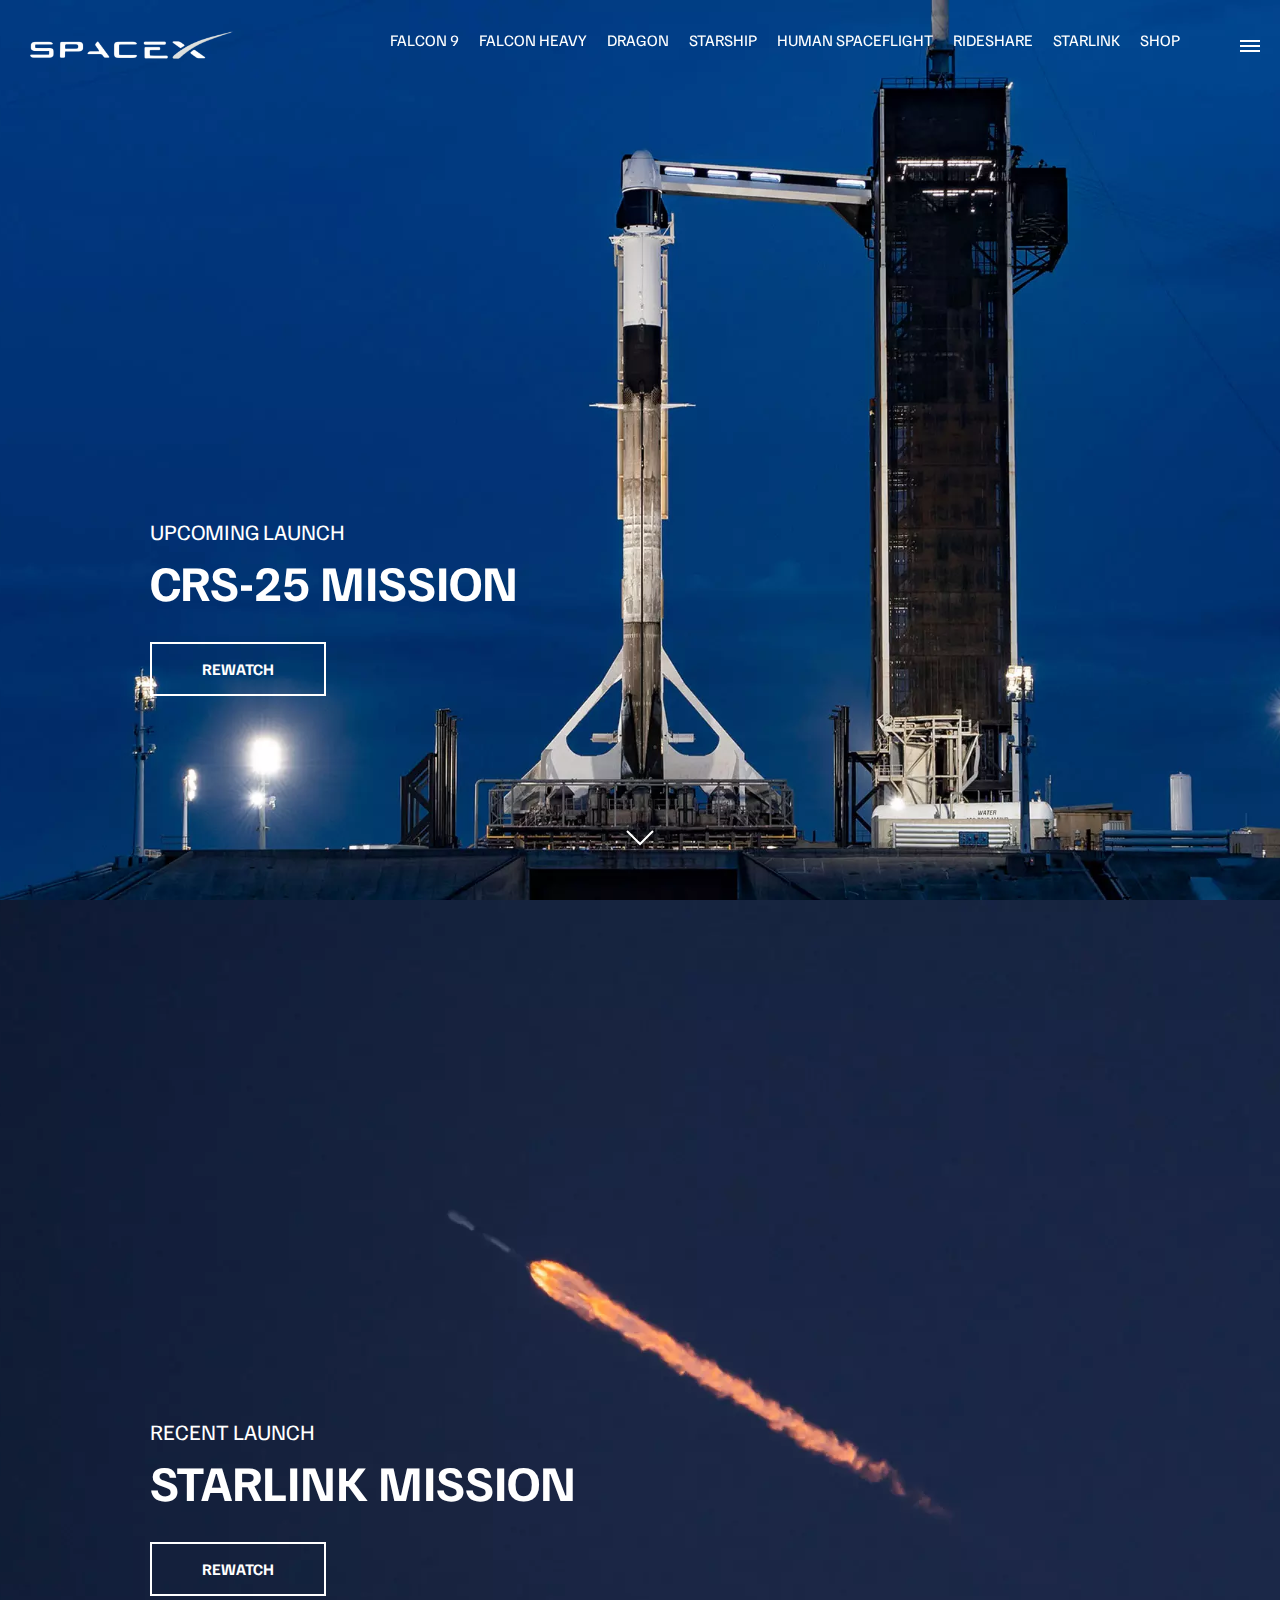
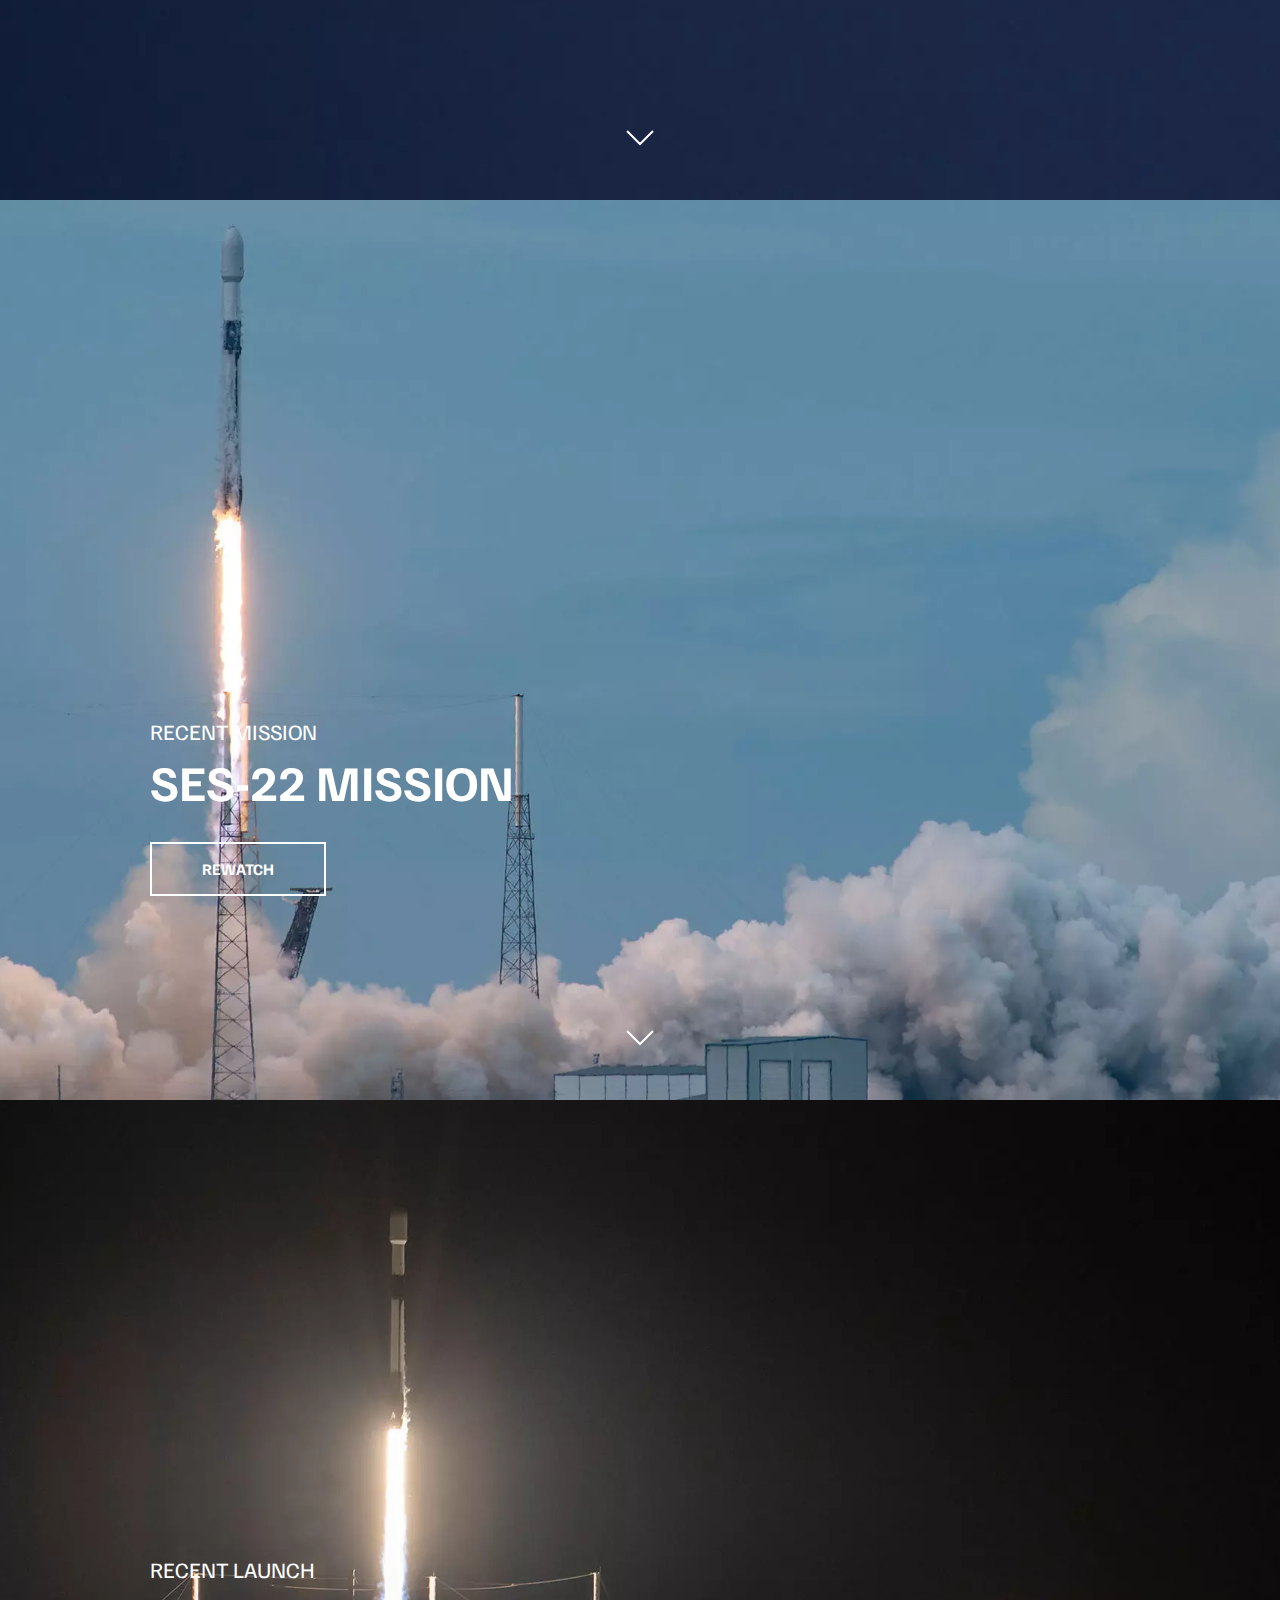
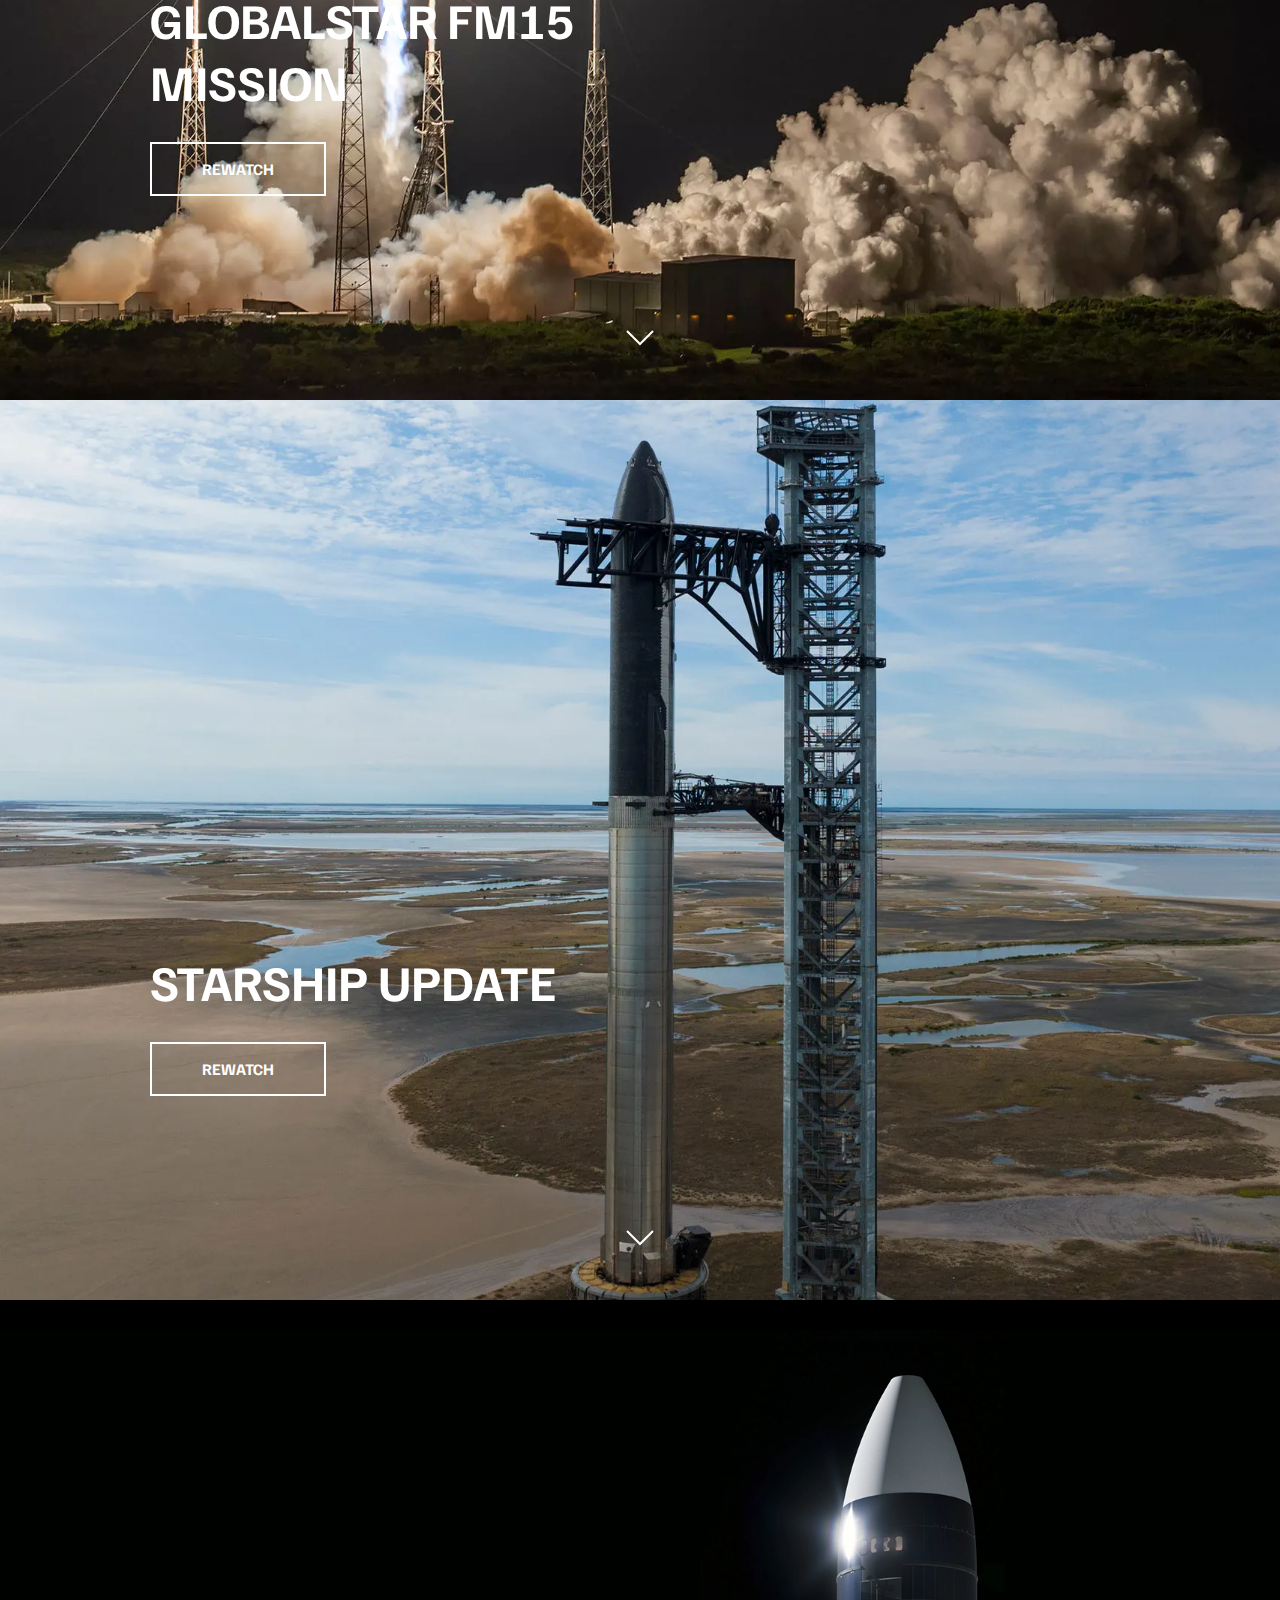
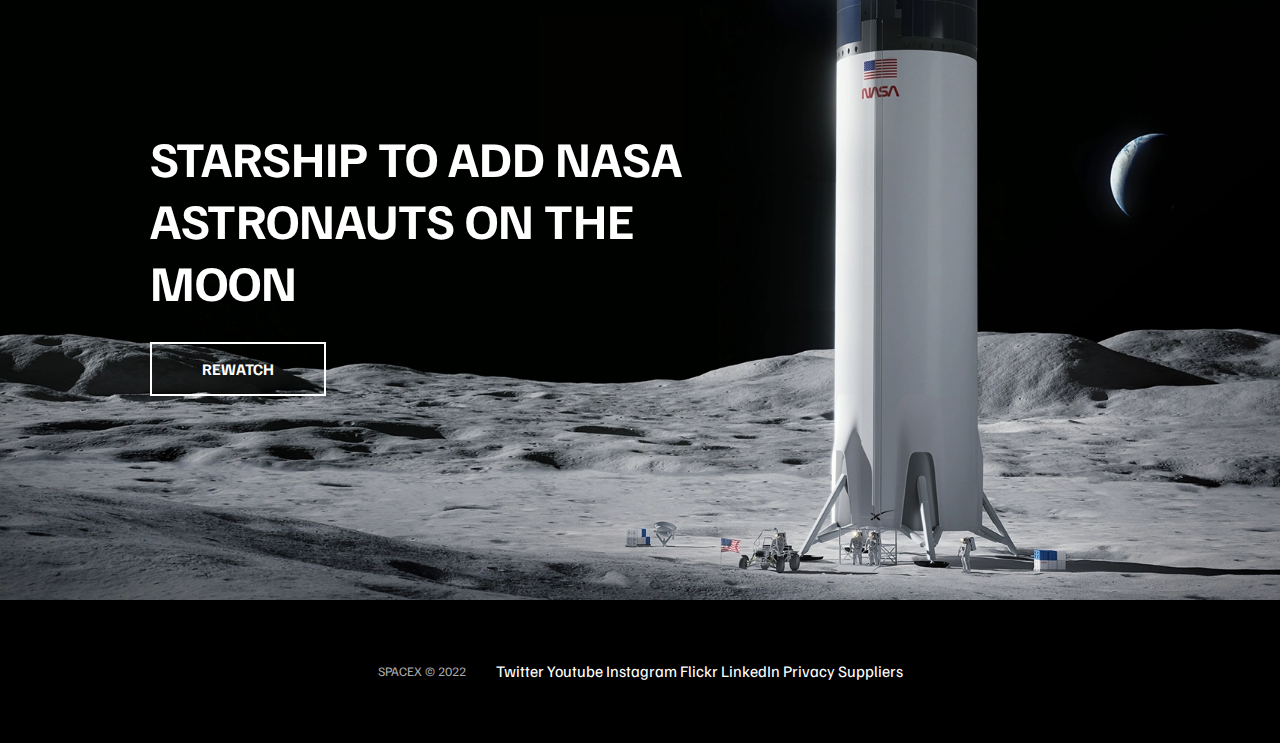
<file: index.html>
<!DOCTYPE html>
<html lang="en">
<head>
    <meta charset="UTF-8">
    <meta http-equiv="X-UA-Compatible" content="IE=edge">
    <meta name="viewport" content="width=device-width, initial-scale=1.0">
    <link rel="stylesheet" href="css/styles.css">
    <script src="js/script.js" defer></script>
    <title>SpaceX</title>
</head>
<body>
    <div id="overlay">
        <div id="mobile-menu" class="mobile-main-menu">
            <ul>
                <li><a href="#">Missions</a></li>
                <li><a href="#">Launches</a></li>
                <li><a href="#">Careers</a></li>
                <li><a href="#">Updates</a></li>
                <li><a href="#">Shop</a></li>

                <li class="mobile-only"><a href="falcon9.html">Falcon 9</a></li>
                <li class="mobile-only">
                    <a href="falcon-heavy.html">Falcon Heavy</a>
                </li>
                <li class="mobile-only"><a href="dragon.html">Dragon</a></li>
                <li class="mobile-only"><a href="#">Starship</a></li>
                <li class="mobile-only"><a href="#">Human Spaceflight</a></li>
                <li class="mobile-only"><a href="#">Rideshare</a></li>
                <li class="mobile-only"><a href="#">Starlink</a></li>
            </ul>
        </div>
        <header class="main-header">
            <div class="logo">
                <a href="index.html">
                    <img src="assets/logo.png" alt="SpaceX">
                </a>
            </div>
            <nav class="desktop-main-menu">
                <ul>
                    <li><a href="falcon9.html">Falcon 9</a></li>
                    <li><a href="falcon-heavy-html">Falcon Heavy</a></li>
                    <li><a href="dragon.html">Dragon</a></li>
                    <li><a href="#">Starship</a></li>
                    <li><a href="#">Human Spaceflight</a></li>
                    <li><a href="#">Rideshare</a></li>
                    <li><a href="#">Starlink</a></li>
                    <li><a href="#">Shop</a></li>
                </ul>
            </nav>
        </header>

        <!-- Hamburger menu -->
        <button id="menu-btn" class="hamburger" type="button">
            <span class="hamburger-top"></span>
            <span class="hamburger-middle"></span>
            <span class="hamburger-bottom"></span>
        </button>

<!-- Section A -->
<section class="section-a">
    <div class="section-inner">
      <h4>Upcoming Launch</h4>
      <h2>CRS-25 Mission</h2>
      <a href="#" class="btn">
        <div class="hover"></div>
        <span>Rewatch</span>
      </a>
    </div>

    <div class="scroll-arrow">
      <svg width="30px" height="20px">
        <path
          stroke="#ffffff"
          fill="none"
          stroke-width="2px"
          d="M2.000,5.000 L15.000,18.000 L28.000,5.000 "
        ></path>
      </svg>
    </div>
  </section>

  <!-- Section B -->
  <section class="section-b">
    <div class="section-inner">
      <h4>Recent Launch</h4>
      <h2>Starlink Mission</h2>
      <a href="#" class="btn">
        <div class="hover"></div>
        <span>Rewatch</span>
      </a>
    </div>

    <div class="scroll-arrow">
      <svg width="30px" height="20px">
        <path
          stroke="#ffffff"
          fill="none"
          stroke-width="2px"
          d="M2.000,5.000 L15.000,18.000 L28.000,5.000 "
        ></path>
      </svg>
    </div>
  </section>

  <!-- Section C -->
  <section class="section-c">
    <div class="section-inner">
      <h4>Recent Mission</h4>
      <h2>SES-22 Mission</h2>
      <a href="#" class="btn">
        <div class="hover"></div>
        <span>Rewatch</span>
      </a>
    </div>

    <div class="scroll-arrow">
      <svg width="30px" height="20px">
        <path
          stroke="#ffffff"
          fill="none"
          stroke-width="2px"
          d="M2.000,5.000 L15.000,18.000 L28.000,5.000 "
        ></path>
      </svg>
    </div>
  </section>

  <!-- Section D -->
  <section class="section-d">
    <div class="section-inner">
      <h4>Recent Launch</h4>
      <h2>Globalstar FM15 Mission</h2>
      <a href="#" class="btn">
        <div class="hover"></div>
        <span>Rewatch</span>
      </a>
    </div>

    <div class="scroll-arrow">
      <svg width="30px" height="20px">
        <path
          stroke="#ffffff"
          fill="none"
          stroke-width="2px"
          d="M2.000,5.000 L15.000,18.000 L28.000,5.000 "
        ></path>
      </svg>
    </div>
  </section>

  <!-- Section E -->
  <section class="section-e">
    <div class="section-inner">
      <h2>Starship Update</h2>
      <a href="#" class="btn">
        <div class="hover"></div>
        <span>Rewatch</span>
      </a>
    </div>

    <div class="scroll-arrow">
      <svg width="30px" height="20px">
        <path
          stroke="#ffffff"
          fill="none"
          stroke-width="2px"
          d="M2.000,5.000 L15.000,18.000 L28.000,5.000 "
        ></path>
      </svg>
    </div>
  </section>

  <!-- Section F -->
  <section class="section-f">
    <div class="section-inner">
      <h2>Starship to add NASA astronauts on the moon</h2>
      <a href="#" class="btn">
        <div class="hover"></div>
        <span>Rewatch</span>
      </a>
    </div>
  </section>

  <footer>
    <ul>
        <li>SpaceX &copy; 2022</li>
        <li<a href="#">Twitter</a></li>
        <li<a href="#">Youtube</a></li>
        <li<a href="#">Instagram</a></li>
        <li<a href="#">Flickr</a></li>
        <li<a href="#">LinkedIn</a></li>
        <li<a href="#">Privacy</a></li>
        <li<a href="#">Suppliers</a></li>
    </ul>
  </footer>
</body>
</html>
</file>
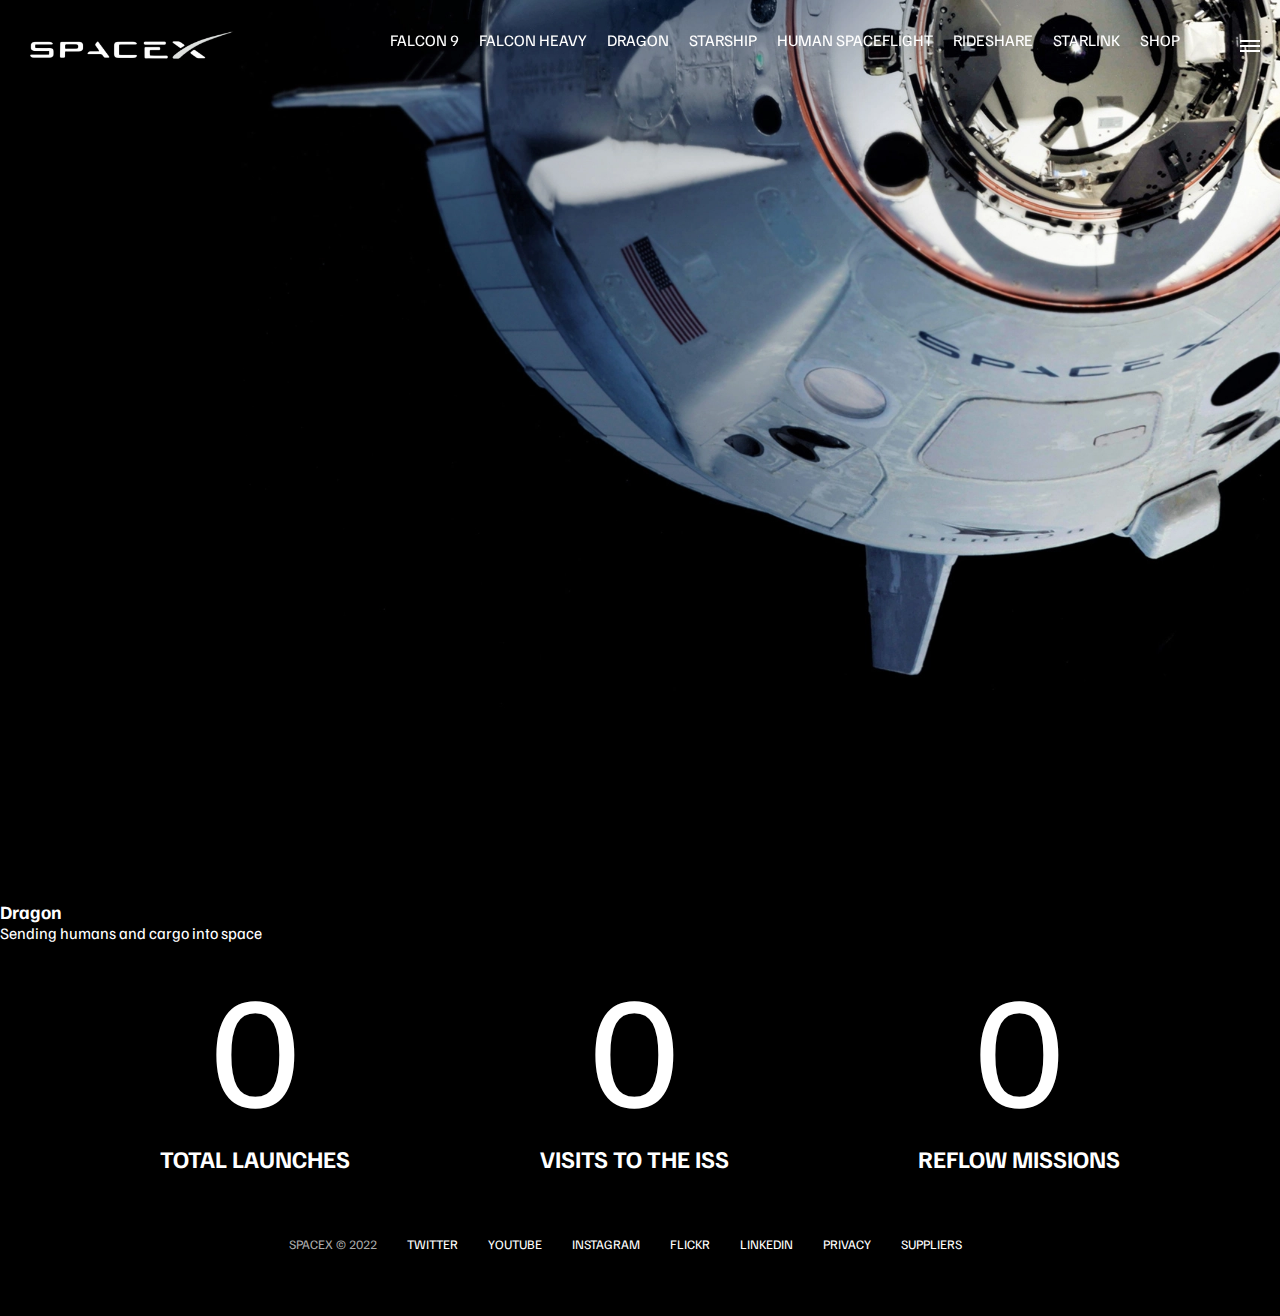
<file: falcon-heavy.html>
<!DOCTYPE html>
<html lang="en">
  <head>
    <meta charset="UTF-8" />
    <meta http-equiv="X-UA-Compatible" content="IE=edge" />
    <meta name="viewport" content="width=device-width, initial-scale=1.0" />
    <link rel="stylesheet" href="css/styles.css" />
    <script src="js/script.js" defer></script>
    <title>SpaceX - Dragon</title>
  </head>
  <body>
    <div id="overlay"></div>
    <div id="mobile-menu" class="mobile-main-menu">
      <ul>
        <li><a href="#">Mission</a></li>
        <li><a href="#">Launches</a></li>
        <li><a href="#">Careers</a></li>
        <li><a href="#">Updates</a></li>
        <li><a href="#">Shop</a></li>

        <li class="mobile-only"><a href="falcon9.html">Falcon 9</a></li>
        <li class="mobile-only">
          <a href="falcon-heavy.html">Falcon Heavy</a>
        </li>
        <li class="mobile-only"><a href="dragon.html">Dragon</a></li>
        <li class="mobile-only"><a href="#">Starship</a></li>
        <li class="mobile-only"><a href="#">Human Spaceflight</a></li>
        <li class="mobile-only"><a href="#">Rideshare</a></li>
        <li class="mobile-only"><a href="#">Starlink</a></li>
      </ul>
    </div>
    <header class="main-header">
      <div class="logo">
        <a href="index.html">
          <img src="assets/logo.png" alt="SpaceX" />
        </a>
      </div>
      <nav class="desktop-main-menu">
        <ul>
          <li><a href="falcon9.html">Falcon 9</a></li>
          <li><a href="falcon-heavy.html">Falcon Heavy</a></li>
          <li><a href="dragon.html">Dragon</a></li>
          <li><a href="#">Starship</a></li>
          <li><a href="#">Human Spaceflight</a></li>
          <li><a href="#">Rideshare</a></li>
          <li><a href="#">Starlink</a></li>
          <li><a href="#">Shop</a></li>
        </ul>
      </nav>
    </header>

    <!-- Hamburger Menu -->
    <button id="menu-btn" class="hamburger" type="button">
      <span class="hamburger-top"></span>
      <span class="hamburger-middle"></span>
      <span class="hamburger-bottom"></span>
    </button>

    <section class="section-animate bg-dragon"></section>
    <div class="section-inner-center">
      <h3>Dragon</h3>
      <p>Sending humans and cargo into space</p>
    </div>

    <div class="stats">
      <div>
        <span class="counter" data-target="34">0</span>
        <h4>Total Launches</h4>
      </div>
      <div>
        <span class="counter" data-target="31">0</span>
        <h4>Visits to the ISS</h4>
      </div>
      <div>
        <span class="counter" data-target="13">0</span>
        <h4>Reflow Missions</h4>
      </div>
    </div>

    <footer>
      <ul>
        <li>SpaceX &copy; 2022</li>
        <li><a href="#">Twitter</a></li>
        <li><a href="#">YouTube</a></li>
        <li><a href="#">Instagram</a></li>
        <li><a href="#">Flickr</a></li>
        <li><a href="#">LinkedIn</a></li>
        <li><a href="#">Privacy</a></li>
        <li><a href="#">Suppliers</a></li>
      </ul>
    </footer>
  </body>
</html>
</file>
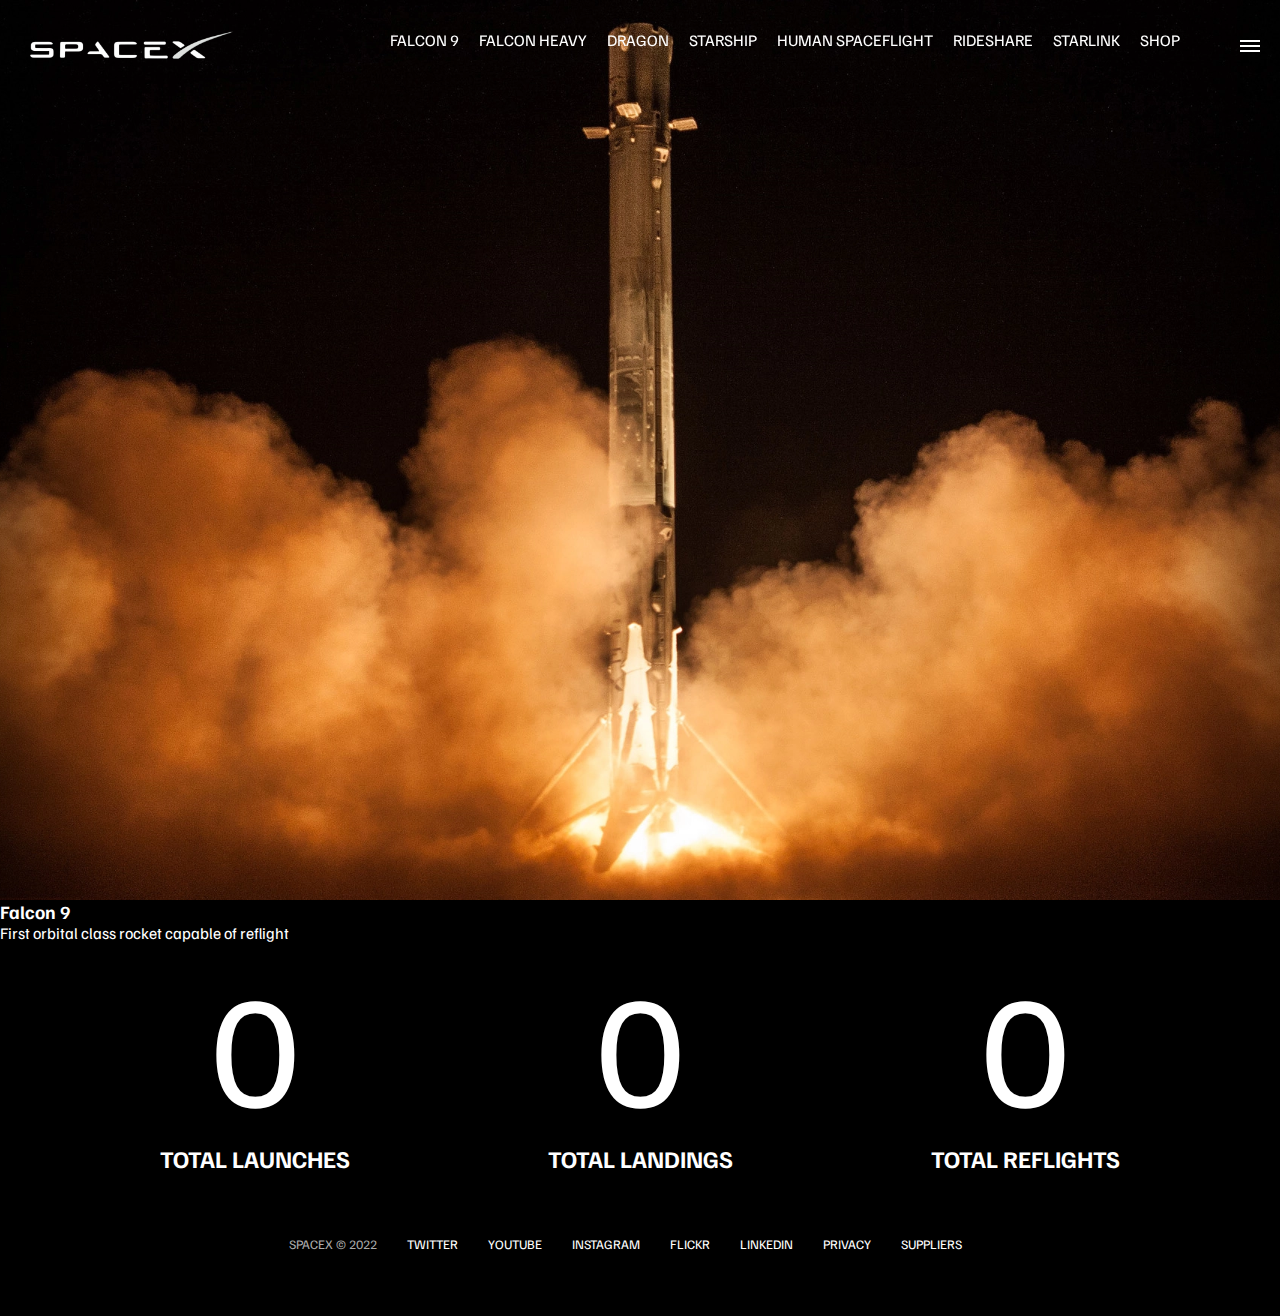
<file: falcon9.html>
<!DOCTYPE html>
<html lang="en">
  <head>
    <meta charset="UTF-8" />
    <meta http-equiv="X-UA-Compatible" content="IE=edge" />
    <meta name="viewport" content="width=device-width, initial-scale=1.0" />
    <link rel="stylesheet" href="css/styles.css" />
    <script src="js/script.js" defer></script>
    <title>SpaceX - Falcon 9</title>
  </head>
  <body>
    <div id="overlay"></div>
    <div id="mobile-menu" class="mobile-main-menu">
      <ul>
        <li><a href="#">Mission</a></li>
        <li><a href="#">Launches</a></li>
        <li><a href="#">Careers</a></li>
        <li><a href="#">Updates</a></li>
        <li><a href="#">Shop</a></li>

        <li class="mobile-only"><a href="falcon9.html">Falcon 9</a></li>
        <li class="mobile-only">
          <a href="falcon-heavy.html">Falcon Heavy</a>
        </li>
        <li class="mobile-only"><a href="dragon.html">Dragon</a></li>
        <li class="mobile-only"><a href="#">Starship</a></li>
        <li class="mobile-only"><a href="#">Human Spaceflight</a></li>
        <li class="mobile-only"><a href="#">Rideshare</a></li>
        <li class="mobile-only"><a href="#">Starlink</a></li>
      </ul>
    </div>
    <header class="main-header">
      <div class="logo">
        <a href="index.html">
          <img src="assets/logo.png" alt="SpaceX" />
        </a>
      </div>
      <nav class="desktop-main-menu">
        <ul>
          <li><a href="falcon9.html">Falcon 9</a></li>
          <li><a href="falcon-heavy.html">Falcon Heavy</a></li>
          <li><a href="dragon.html">Dragon</a></li>
          <li><a href="#">Starship</a></li>
          <li><a href="#">Human Spaceflight</a></li>
          <li><a href="#">Rideshare</a></li>
          <li><a href="#">Starlink</a></li>
          <li><a href="#">Shop</a></li>
        </ul>
      </nav>
    </header>

    <!-- Hamburger Menu -->
    <button id="menu-btn" class="hamburger" type="button">
      <span class="hamburger-top"></span>
      <span class="hamburger-middle"></span>
      <span class="hamburger-bottom"></span>
    </button>

    <section class="section-animate bg-falcon-9"></section>
    <div class="section-inner-center">
      <h3>Falcon 9</h3>
      <p>First orbital class rocket capable of reflight</p>
    </div>

    <div class="stats">
      <div>
        <span class="counter" data-target="3">0</span>
        <h4>Total Launches</h4>
      </div>
      <div>
        <span class="counter" data-target="7">0</span>
        <h4>Total Landings</h4>
      </div>
      <div>
        <span class="counter" data-target="4">0</span>
        <h4>Total Reflights</h4>
      </div>
    </div>

    <footer>
      <ul>
        <li>SpaceX &copy; 2022</li>
        <li><a href="#">Twitter</a></li>
        <li><a href="#">YouTube</a></li>
        <li><a href="#">Instagram</a></li>
        <li><a href="#">Flickr</a></li>
        <li><a href="#">LinkedIn</a></li>
        <li><a href="#">Privacy</a></li>
        <li><a href="#">Suppliers</a></li>
      </ul>
    </footer>
  </body>
</html>
</file>
<file: css/styles.css>
@import url('https://fonts.googleapis.com/css2?family=Familjen+Grotesk:wght@400;600;700&display=swap');


*,
*::before,
*::after {
    margin: 0;
    padding: 0;
    box-sizing: border-box;
}

body {
    font-family: 'Familjen Grotesk', sans-serif;
    background: #000;
    color: #fff;
}

a {
    text-decoration: none;
    color: #fff;
}

ul {
    list-style: none;
}

/*header/navbar */

.main-header {
    position: fixed;
    top: 0;
    left: 0;
    width: 100%;
    z-index: 3;
    display: flex;
    justify-content: space-between;
    align-items: center;
    text-transform: uppercase;
    height: 100px;
    padding: 0 30px;
}

.logo {
    width: 210px;
    height: auto;
}

.logo img {
    display: block;
    width: 100%;
    height: auto;
}

/* Desktop Menu */
.desktop-main-menu {
    margin-right: 50px;
}

.desktop-main-menu ul {
    display: flex;
}

.desktop-main-menu ul li {
    position: relative;
    margin-right: 20px;
    padding-bottom: 20px;
}

/* Menu item bottom border */
.desktop-main-menu ul li a::after {
    content: '';
    position: absolute;
    bottom: 0;
    left: 0;
    width: 100%;
    height: 1px;
    background: #fff;
    transform: scaleY(0);
    transition: transform 0.6s cubic-bezier(0.19, 1, 0.22, 1);
    transform-origin: right center;
}

.desktop-main-menu ul li a:hover::after {
    transform: scaleX(1);
    transform-origin: left center;
    transition-duration: 0.4s;
}

/* Sections */

section {
    position: relative;
    height: 100vh;
    background-position: center center;
    background-repeat: no-repeat;
    background-size: cover;
    text-transform: uppercase;
}

.section-inner {
    position: absolute;
    bottom: 200px;
    left: 150px;
    max-width: 560px;
}

.section-inner h4 {
    font-size: 22px;
    margin-bottom: 5px;
    font-weight: 300;
    animation: fadeInUp 0.5s ease-in-out;
}

.section-inner h2 {
    font-size: 50px;
    font-weight: 700;
    margin-bottom: 20px;
    animation: fadeInUp 0.5s ease-in-out 0.2s;
    animation-fill-mode: both; /* Stop from the showing at start */
}

/* Background Images */
.section-a {
    background-image: url('../assets/section-a.webp');
}
.section-b {
    background-image: url('../assets/section-b.webp');
}
.section-c {
    background-image: url('../assets/section-c.webp');
}
.section-d {
    background-image: url('../assets/section-d.webp');
}
.section-e {
    background-image: url('../assets/section-e.webp');
}
.section-f {
    background-image: url('../assets/section-f.webp');
}

.btn {
    position: relative;
    display: inline-block;
    cursor: pointer;
    text-align: center;
    min-width: 130px;
    padding: 15px 50px;
    margin-top: 10px;
    border: 2px solid #fff;
    text-transform: uppercase;
    font-weight: bold;
    overflow: hidden;
    z-index: 2;
}

.btn:hover span {
    color: #000;
}

.btn .hover {
    position: absolute;
    top: 0;
    left: 0;
    width: 100%;
    height: 100%;
    background-color: #fff;
    color: #000;
    z-index: -1;
    transform: translateY(100%);
    transition: transform 0.6s cubic-bezier(0.19, 1, 0.22, 1);
}

.btn:hover .hover {
    transform: translateY(0);
}

.scroll-arrow {
    position: absolute;
    bottom: 50px;
    left: 50%;
    transform: translateX(-50%);
    animation: fadeBounce 5s infinite;
}

/* Footer */
footer {
    position: relative;
    padding: 55px 0;
}

footer ul {
    display: flex;
    justify-content: center;
    align-items: center;
    flex-wrap: wrap;
}

footer ul li {
    margin-right: 30px;
    color: #aaa;
    text-transform: uppercase;
    font-size: 13px;
    line-height: 2.5;
}

footer ul li a {
    color: #fff;
    transition: color 0.6s;
}

footer ul li a:hover {
    color: #aaa;
}

/* hamburger menu */
.hamburger {
    position: fixed;
    top: 40px;
    right: 20px;
    z-index: 10;
    cursor: pointer;
    width: 20px;
    height: 20px;
    background: none;
    border: none;
}

.hamburger-top,
.hamburger-middle,
.hamburger-bottom {
    position: absolute;
    width: 20px;
    height: 2px;
    top: 0;
    left: 0;
    background: #fff;
    transition: all 0.5s;
}

.hamburger-middle {
    transform: translateY(5px);
}

.hamburger-bottom {
    transform: translateY(10px);
}

/* Transition hamburger to X when open */
.open {
    transform: rotate(90deg);
}

.open .hamburger-top {
    transform: rotate(45deg) translateY(6px) translateX(6px);
}

.open .hamburger-middle {
    display: none;
}

.open .hamburger-bottom {
    transform: rotate(-45deg) translateY(6px) translateX(-6px);
}

/* Overlay */
.overlay-show {
    position: fixed;
    top: 0;
    left: 0;
    width: 100%;
    height: 100%;
    background-color: rgba(0, 0, 0, 0.5);
    z-index: 3;
}

/* Stop body scroll */
.stop-scrolling {
    overflow: hidden;
}

/* Hide mobile main menu items */
.mobile-only {
    display: none;
}

/* Mobile Menu */
.mobile-main-menu {
    position: fixed;
    top: 0;
    right: 0;
    width: 350px;
    height: 100%;
    z-index: 4;
    display: flex;
    align-items: center;
    justify-content: center;
    transform: translateX(100%);
    transition: transform 0.6s cubic-bezier(0.19, 1, 0.22, 1);
}

/* Bring menu to the right */
.show-menu {
    transform: translateX(0);
}
.mobile-main-menu ul {
    display: flex;
    flex-direction: column;
    align-items: flex-end;
    justify-content: center;
    padding: 50px;
    width: 100%;
}

.mobile-main-menu ul li {
    margin-bottom: 20px;
    font-size: 18px;
    text-transform: uppercase;
    border-bottom: 1px #555 dotted;
    width: 100%;
    padding-bottom: 8px;
}

.mobile-main-menu ul li a {
    color: #fff;
    transition: color 0.6s;
}

.mobile-main-menu ul li a:hover {
    color: #aaa;
}

/* Inner pages */
.bg-falcon-9 {
    background-image: url('../assets/falcon-9.webp');
}

.bg-falcon-heavy {
    background-image: url('/assets/falcon-heavy.webp');
}

.bg-dragon {
    background-image: url('../assets/dragon.webp');
}

.section-animate {
    animation: fadeIn 2s ease-in-out;
}

/* Stats */
.stats {
    max-width: 960px;
    margin: 0 auto;
    display: flex;
    align-items: center;
    justify-content: space-between;
    text-align: center;
    text-transform: uppercase;
}

.stats div span {
    font-size: 160px;
}

.stats div h4 {
    font-size: 24px;
    font-weight: bold;
}

/* Animations */
@keyframes fadeInUp {
    0% {
        opacity: 0;
        transform: translateY(140px);
    }
    
    100% {
        opacity: 1;
        transform: translateY(0);
    }
    
}

@keyframes fadeIn {
    0% {
        opacity: 0;
    }

    100% {
        opacity: 1;
    }
    
}

@keyframes fadeBounce {
    0%,
    20%,
    50%,
    100% {
        opacity: 0;
        transform: translateY(-20px);
    }
    
    40% {
        opacity: 1;
        transform: translateY(0);
    }
    
}

/* Media Queries */
@media (max-width: 960px) {
    /* Hide desktop menu */
    .desktop-main-menu {
        display: none;
    }

    /* Show main mobile items */
    .mobile-only {
        display: block;
    }

    .section-inner-center h3{
        font-size: 75px;
    }
}

@media (max-width: 600px) {
    .section-inner {
        bottom: 75px;
        left: 20px;
    }

    .section-inner h2 {
        font-size: 40px;
    }
    footer ul li:first-child {
        position: absolute;
        top: 30px;
        left: 50%;
        transform: translate(-50%, -50%);
      }
    
      footer ul li {
        margin-right: 15px;
      }
    
      .logo {
        width: 150px;
        margin: auto;
      }
    
      .section-inner-center h3 {
        font-size: 50px;
      }
    
      /* Stats */
      .stats {
        flex-direction: column;
      }
    
      .stats div {
        margin-bottom: 20px;
      }
    }
</file>
